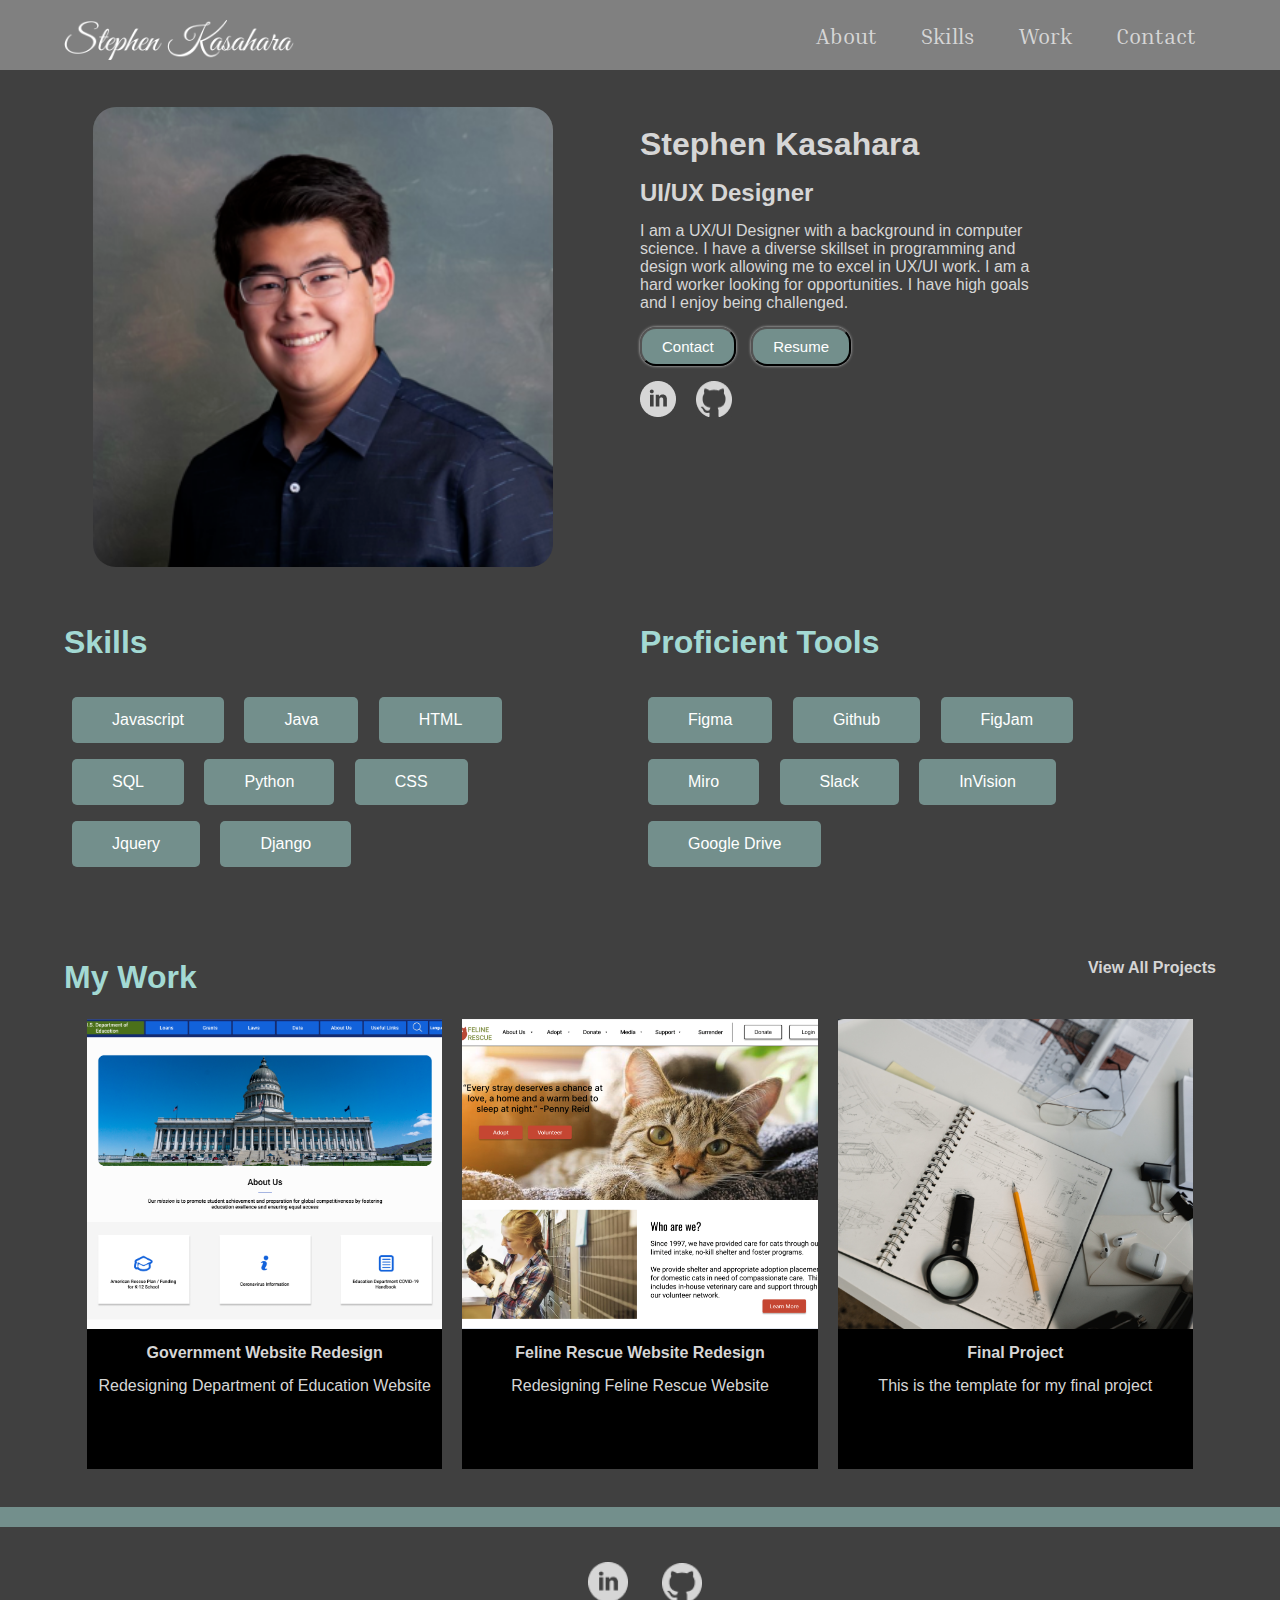
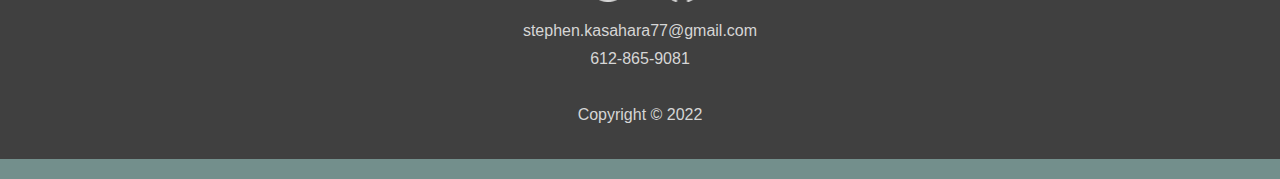
<file: index.html>
<html lang="en">

<head>
    <meta charset="UTF-8">
    <meta http-equiv="X-UA-Compatible" content="IE=edge">
    <meta name="viewport" content="width=device-width, initial-scale=1.0">
    <link href="css/style.css" rel="stylesheet" type="text/css">
    <link rel="preconnect" href="https://fonts.googleapis.com">
    <link rel="preconnect" href="https://fonts.gstatic.com" crossorigin>
    <link href="https://fonts.googleapis.com/css2?family=Inria+Serif:ital,wght@1,700&display=swap" rel="stylesheet">
    <i class="bi bi-github"></i>
    <title>Stephen's Portfolio</title>
</head>

<body>
    <header>
        <div class="container">
            <nav class="hide-mobile">
                <img class="logoSize"
                    src="images/stephen-kasahara-low-resolution-logo-white-on-transparent-background.png" alt="Error">
                <ul>
                    <li class="listBackground navInteraction"><a href="#about">About</a></li>
                    <li class="listBackground navInteraction"><a href="#skills">Skills</a></li>
                    <li class="listBackground navInteraction"><a href="#work">Work</a></li>
                    <li class="listBackground navInteraction"><a href="#contact">Contact</a></li>
                </ul>
            </nav>
            <nav class="show-mobile">
                <img class="logoSize left-align"
                    src="images/stephen-kasahara-low-resolution-logo-white-on-transparent-background.png" alt="Error">
                <img id="hamburgerIcon" class="right-align" src="images/HamburgerMenu.png">
            </nav>
        </div>
    </header>
    <section class="heroImg sectionFunction" id="about">
        <div class="content">
            <div class="childClass profileImage">
                <img src="images/E3F9C2CE-F303-49E1-9BC3-98BD60F760B5 Small.png" alt="Error">
            </div>
            <div class="childClass">
                <div class="infoSpacing">
                    <h1>Stephen Kasahara</h1>
                    <h3 class="infoSpacing">UI/UX Designer</h3>
                    <p class="infoSpacing">
                        I am a UX/UI Designer with a background in computer science.
                        I have a diverse skillset in programming and design work allowing me
                        to excel in UX/UI work. I am a hard worker looking for opportunities.
                        I have high goals and I enjoy being challenged.
                    </p>
                    <button class="infoSpacing resumeButton">Contact</button>
                    <button class="infoSpacing resumeButton">Resume</button>
                    <ul>
                        <div class="socialMediaImageHeader">

                            <li><img src="images/Vector.png"></li>
                            <li><img src="images/Vector-1.png"></li>

                        </div>
                    </ul>
                </div>
            </div>
        </div>
    </section>

    <section class="qualifications sectionFunction" id="skills">
        <div class="myskills childClass">
            <h1>Skills</h1>
            <div class="boxedItems">
                <p>Javascript</p>
                <p>Java</p>
                <p>HTML</p>
                <p>SQL</p>
                <p>Python</p>
                <p>CSS</p>
                <p>Jquery</p>
                <p>Django</p>
            </div>
        </div>
        <div class="mytools childClass">
            <h1>Proficient Tools</h1>
            <div class="boxedItems">
                <p>Figma</p>
                <p>Github</p>
                <p>FigJam</p>
                <p>Miro</p>
                <p>Slack</p>
                <p>InVision</p>
                <p>Google Drive</p>
            </div>
        </div>
    </section>


    <section class="myWork sectionFunction" id="work">
        <div class="workTitle">
            <h1>My Work</h1>
            <h4 class="viewProjects hoverText">View All Projects</h4>
        </div>
        <div class="workGrid">
            <div class="toggleProject hoverProject" id="firstProject"><img
                    src="images/Screen Shot 2022-10-05 at 5.07.23 PM copy.png"></div>
            <div class="hoverProject" id="firstProjectInfo">
                <h4 class="cardInfo">Government Website Redesign</h4>
                <p class="cardInfo">Redesigning Department of Education Website </p>
            </div>
            <div class="toggleProject hoverProject" id="secondProject">
                <a href="../UX_UI_HW_20/index.html">
                    <img src="images/Screen Shot 2022-10-05 at 5.12.48 PM copy.png">
                </a>
            </div>

            <div class="hoverProject" id="secondProjectInfo">
                <h4 class="cardInfo">Feline Rescue Website Redesign</h4>
                <p class="cardInfo">Redesigning Feline Rescue Website</p>
            </div>
            <div class="toggleProject hoverProject" id="thirdProject"><img src="images/Project3.jpg"></div>
            <div class="hoverProject" id="thirdProjectInfo">
                <h4 class="cardInfo">Final Project</h4>
                <p class="cardInfo">This is the template for my final project</p>
            </div>
        </div>

    </section>

    <footer class="sectionFunction" id="contact">
        <ul>
            <div class="socialMedia">
                <li class="socialMediaImages"><img src="images/Vector.png"></li>
                <li class="socialMediaImages"><img src="images/Vector-1.png"></li>
            </div>
            <li class="hoverText">stephen.kasahara77@gmail.com</li>
            <li class="hoverText">612-865-9081</li>
            <br>
            <li>Copyright © 2022</li>
        </ul>
    </footer>
    <script src="https://code.jquery.com/jquery-3.5.0.js"></script>
    <script src="js/index.js"></script>
</body>

</html>
</file>
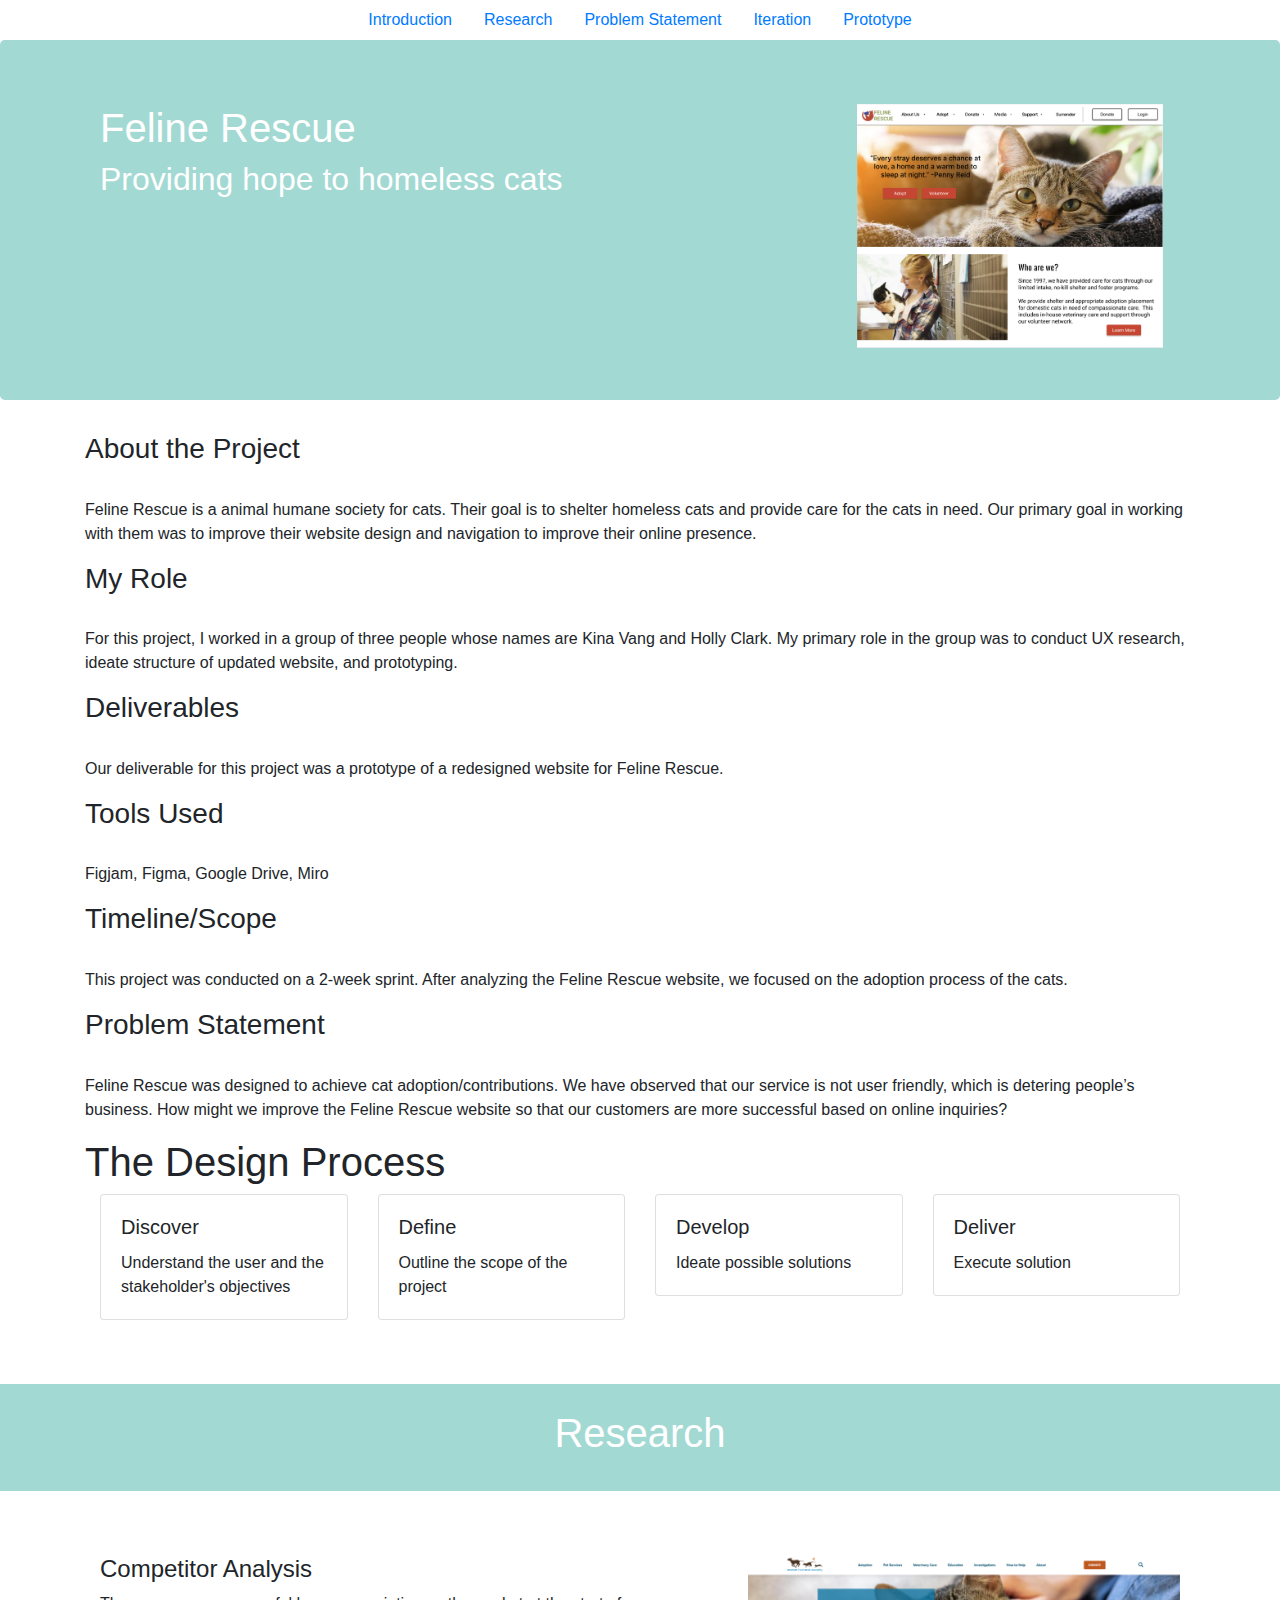
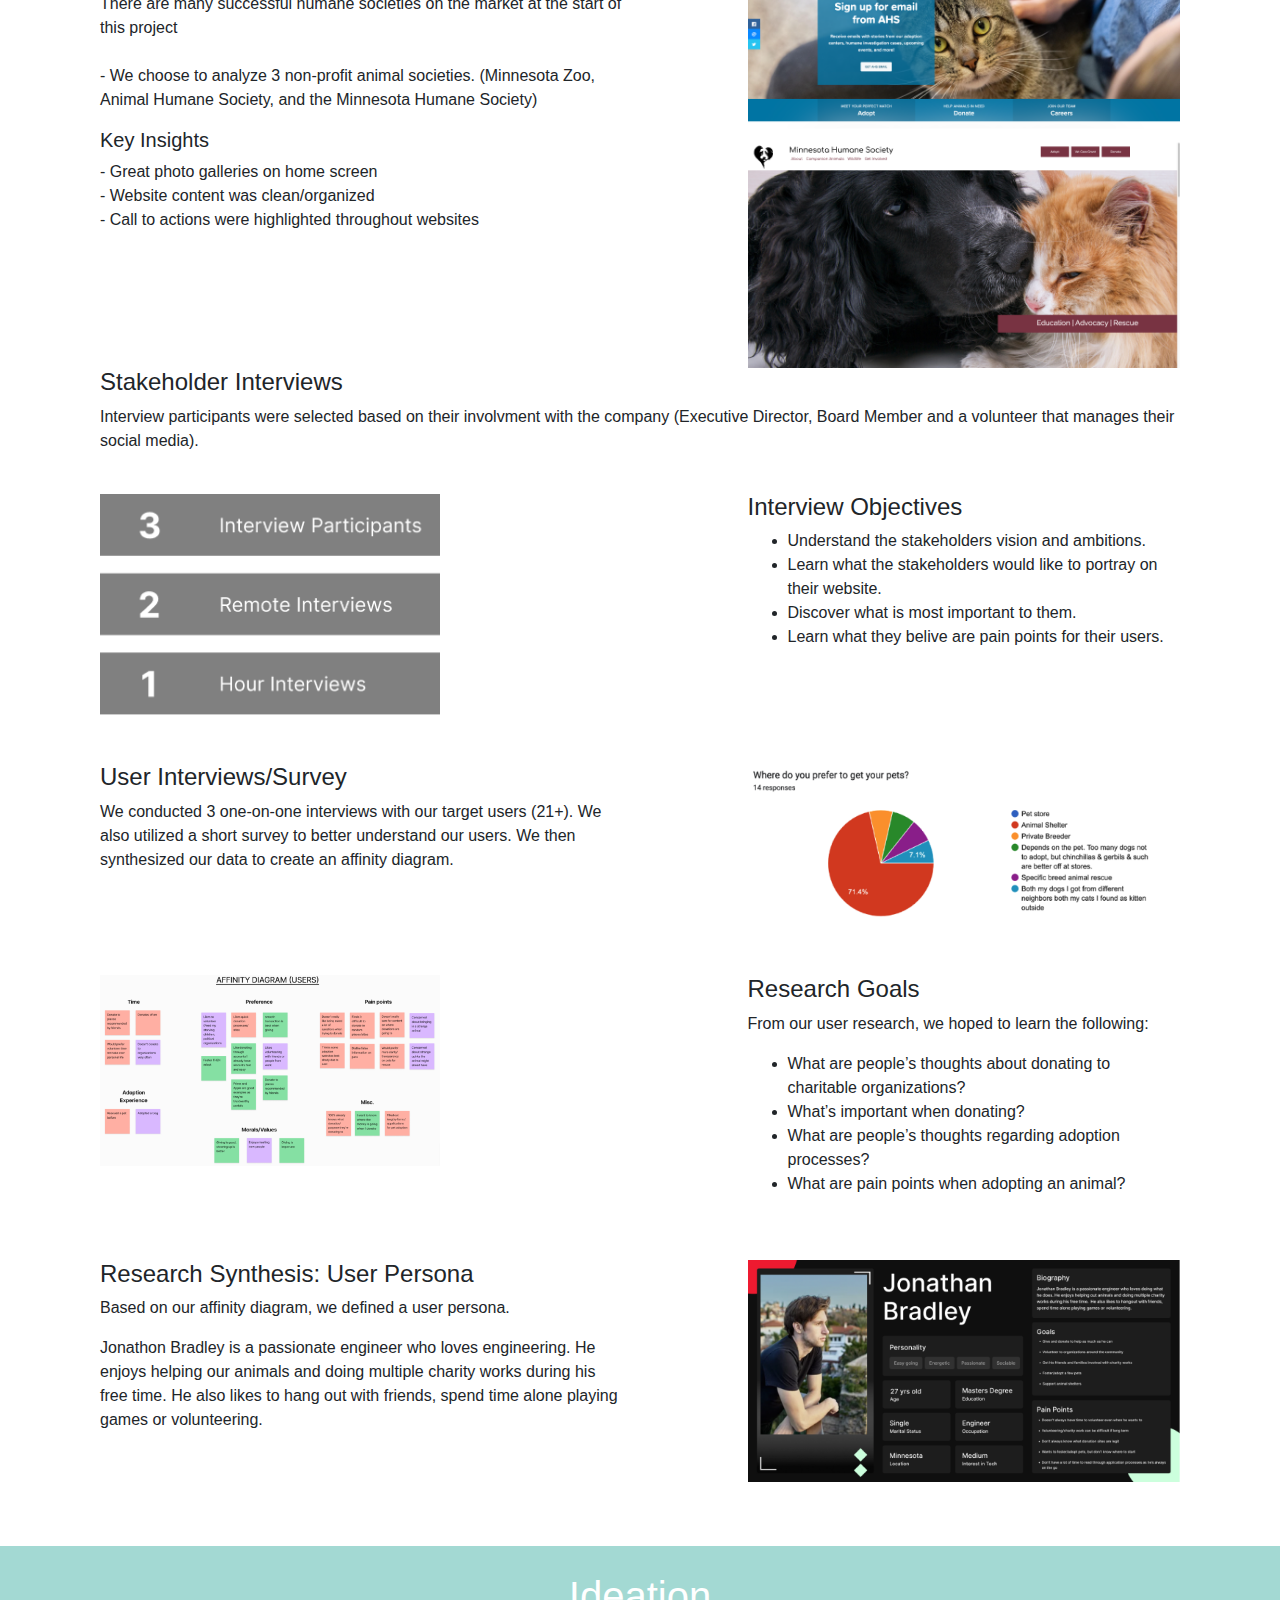
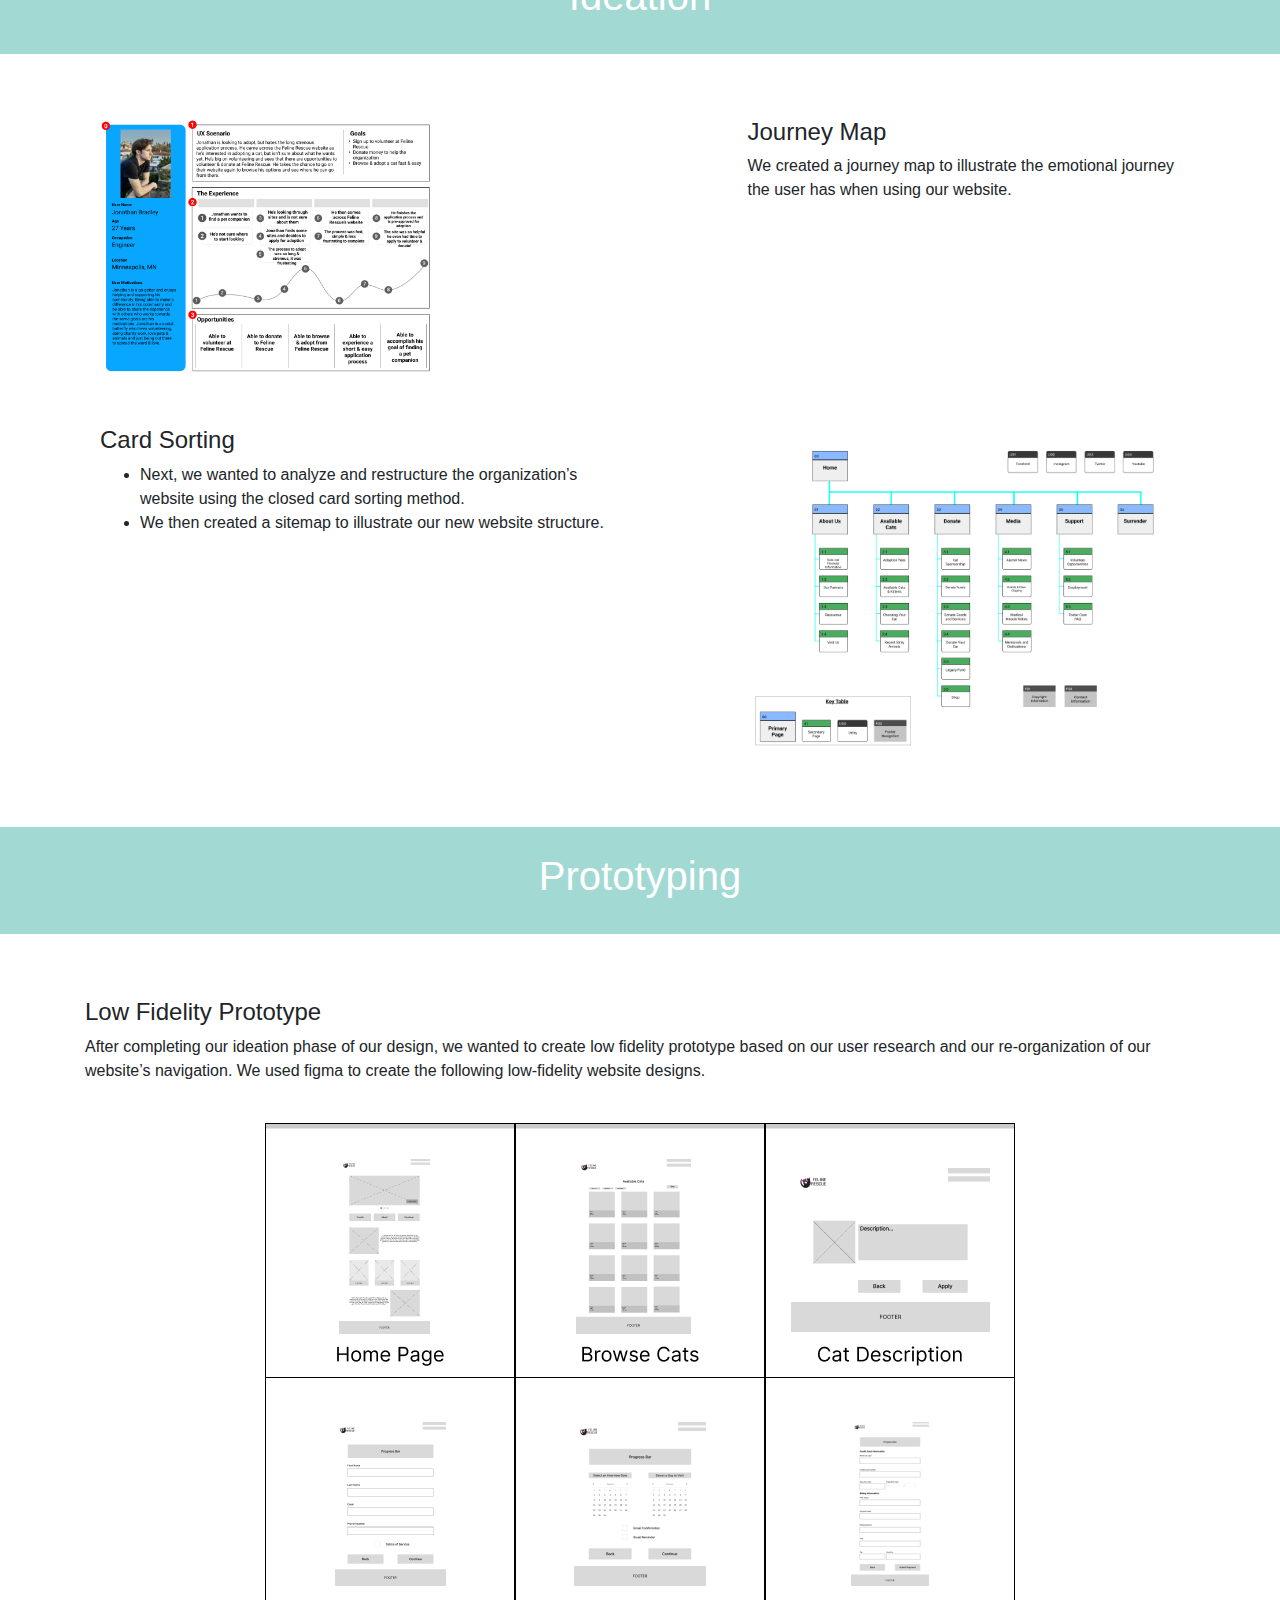
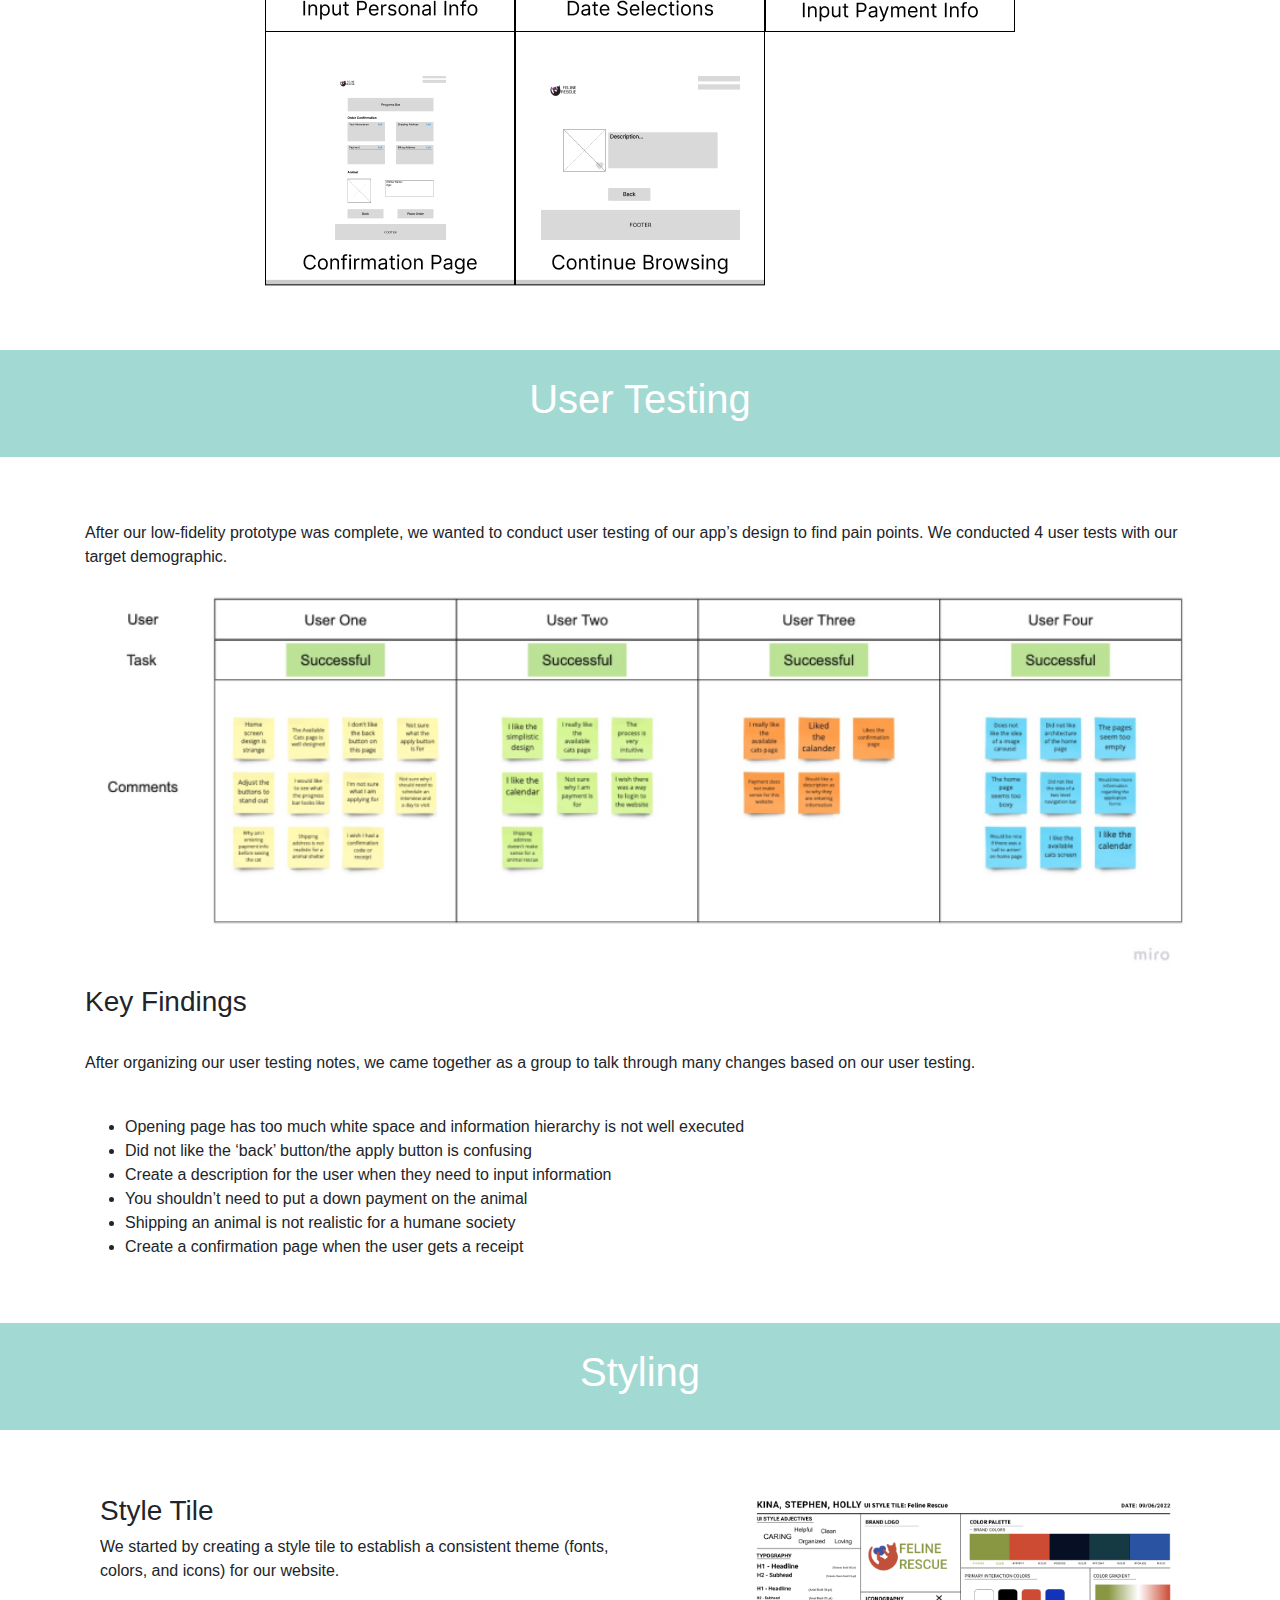
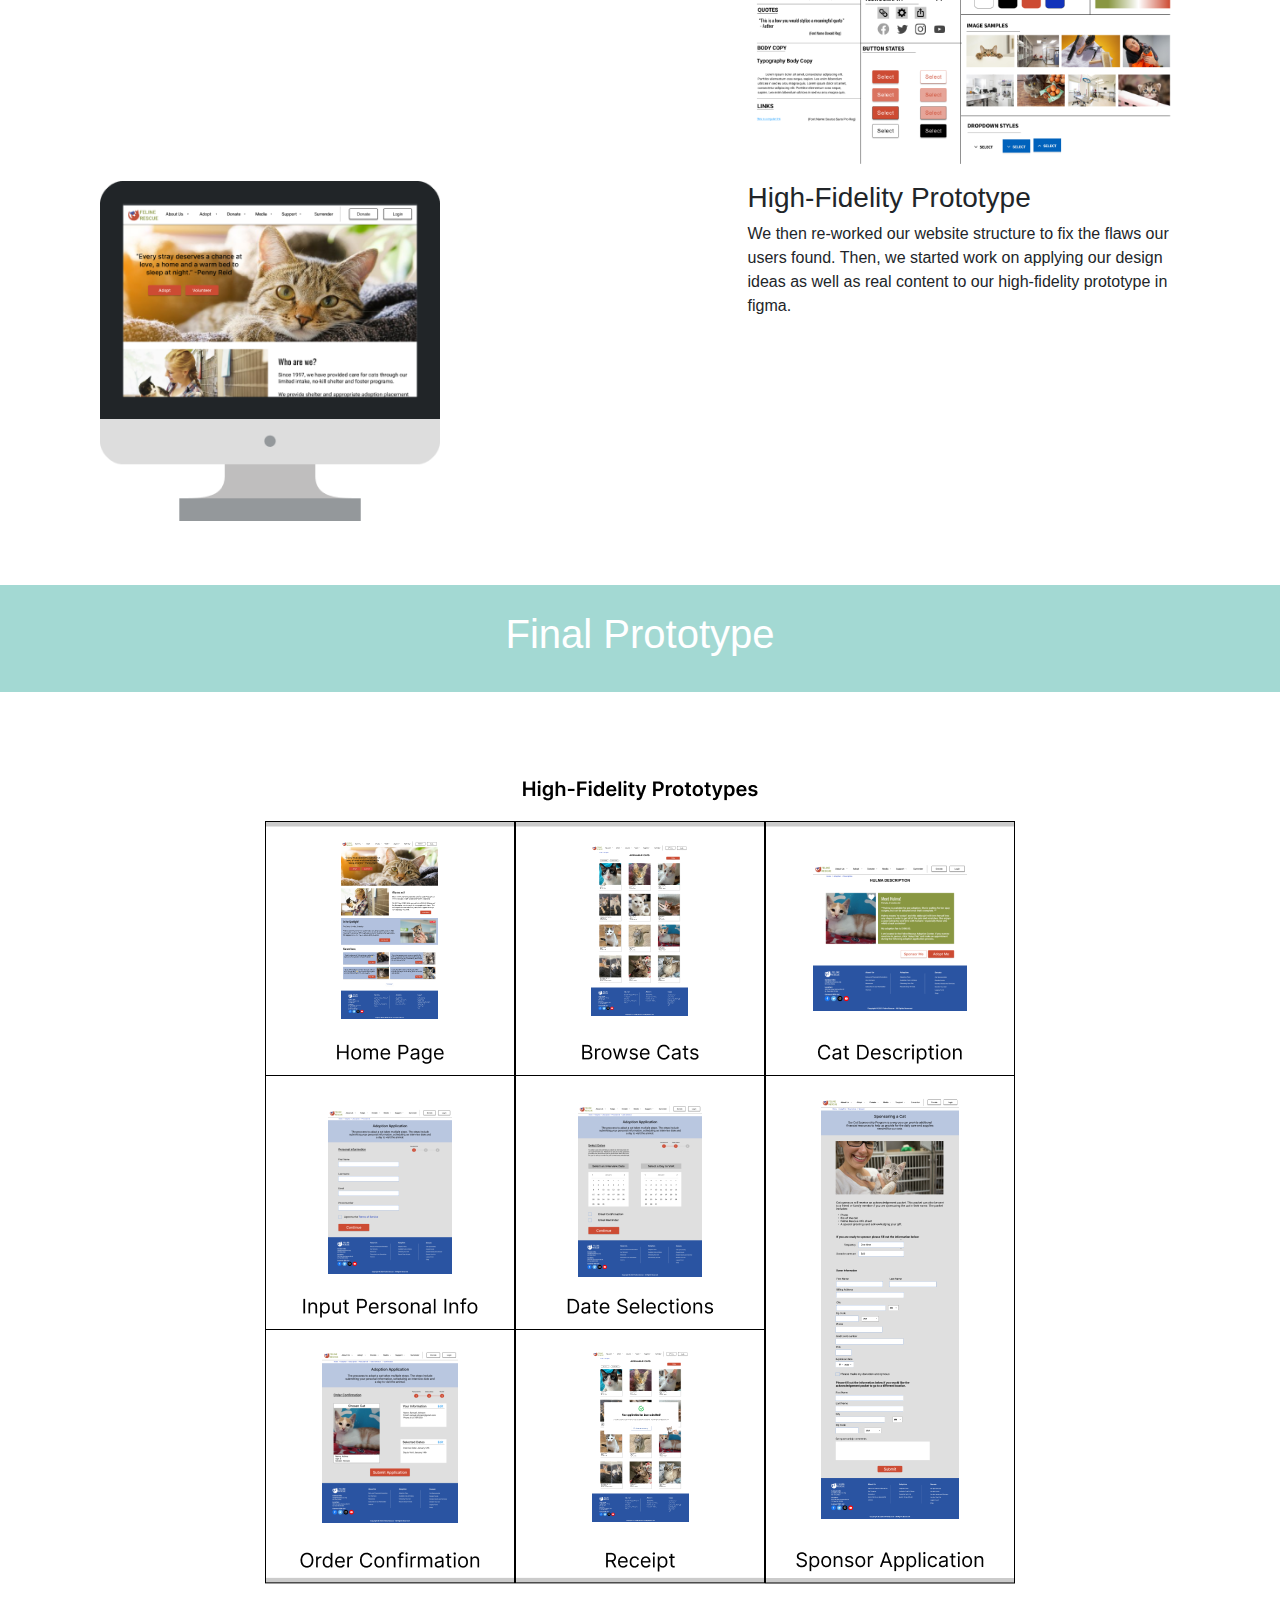
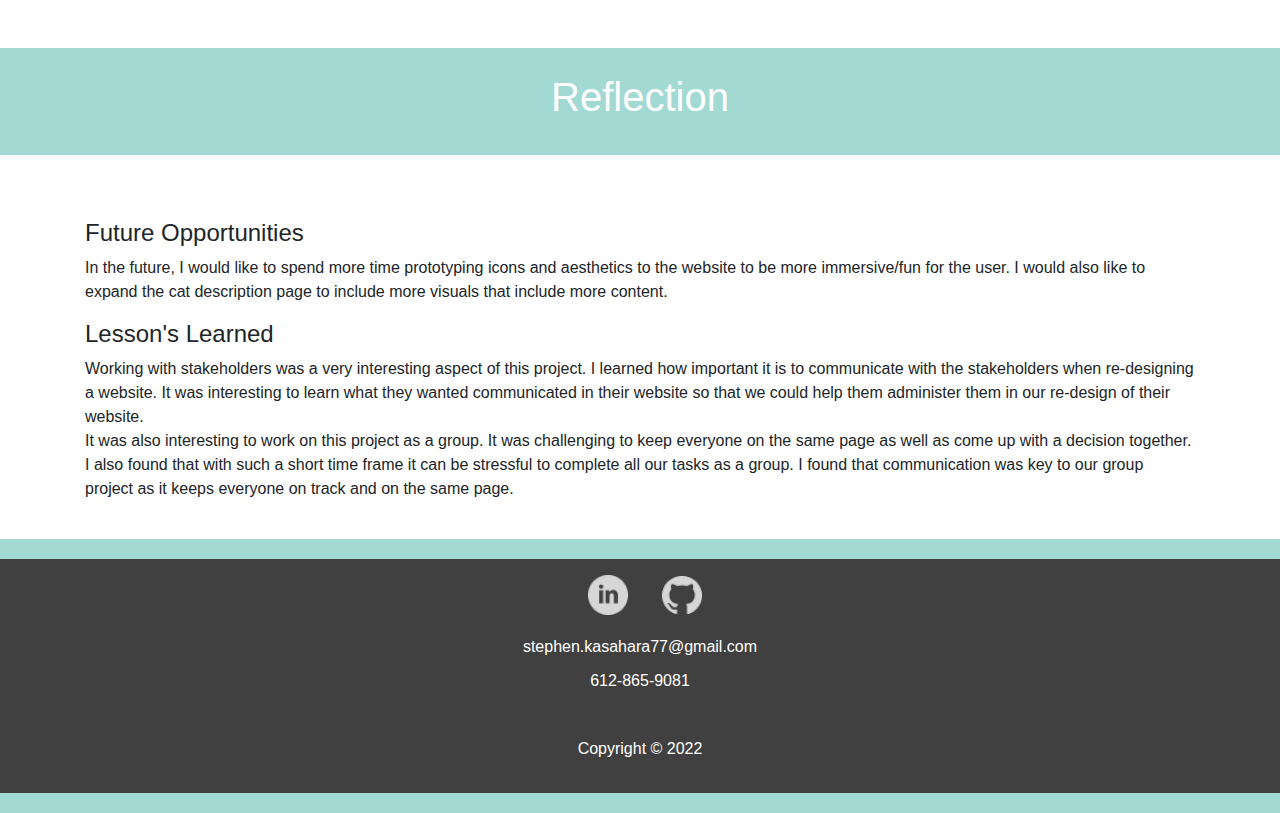
<file: UX_UI_HW_20/index.html>
<!DOCTYPE html>
<html lang="en">

<head>
    <meta charset="UTF-8">
    <meta http-equiv="X-UA-Compatible" content="IE=edge">
    <meta name="viewport" content="width=device-width, initial-scale=1.0">
    <!-- CSS link tag-->
    <link rel="stylesheet" href="https://stackpath.bootstrapcdn.com/bootstrap/4.3.1/css/bootstrap.min.css"
        integrity="sha384-ggOyR0iXCbMQv3Xipma34MD+dH/1fQ784/j6cY/iJTQUOhcWr7x9JvoRxT2MZw1T" crossorigin="anonymous">
    <link rel="stylesheet" href="css/style.css">
    <title>Case Study</title>
</head>

<body>
    <nav>
        <ul class="nav justify-content-center">
            <li class="nav-item">
                <a class="nav-link active" href="#">Introduction</a>
            </li>
            <li class="nav-item">
                <a class="nav-link" href="#">Research</a>
            </li>
            <li class="nav-item">
                <a class="nav-link" href="#">Problem Statement</a>
            </li>
            <li class="nav-item">
                <a class="nav-link" href="#">Iteration</a>
            </li>
            <li class="nav-item">
                <a class="nav-link" href="#">Prototype</a>
            </li>

        </ul>
    </nav>
    <!-- Introduction component-->
    <section class="introduction">
        <div class="jumbotron">
            <div class="container">
                <div class="row">
                    <div class="col-8">
                        <h1>Feline Rescue</h1>
                        <h2>Providing hope to homeless cats</h2>
                    </div>
                    <div class="col-4 heroImg">
                        <img class="mx-auto d-block" src="images/FelineRescue.png" />
                    </div>
                </div>
            </div>
        </div>
    </section>

    <section class="about">
        <div class="container">
            <h3>About the Project</h3><br>
            <p>Feline Rescue is a animal humane society for cats. Their goal is to shelter homeless cats and provide
                care for the cats in need.
                Our primary goal in working with them was to improve their website design and navigation to improve
                their online presence. </p>
            <h3>My Role</h3><br>
            <p>For this project, I worked in a group of three people whose names are Kina Vang and Holly Clark.
                My primary role in the group was to conduct UX research, ideate structure of updated website, and
                prototyping.</p>
            <h3>Deliverables</h3><br>
            <p>Our deliverable for this project was a prototype of a redesigned website for Feline Rescue.</p>
            <h3>Tools Used</h3><br>
            <p>Figjam, Figma, Google Drive, Miro</p>
            <h3>Timeline/Scope</h3><br>
            <p>This project was conducted on a 2-week sprint. After analyzing the Feline Rescue website, we focused on
                the adoption process of the cats.</p>
            <h3>Problem Statement</h3><br>
            <p>Feline Rescue was designed to achieve cat adoption/contributions. We have observed that our service is
                not user friendly,
                which is detering people’s business. How might we improve the Feline Rescue website so that our
                customers are more successful based on online inquiries?</p>
            <h1>The Design Process</h1>

            <div class="row">
                <div class="col">
                    <div class="card">
                        <div class="card-body">
                            <h5 class="card-title">Discover</h5>
                            <p class="card-text">Understand the user and the stakeholder's objectives</p>
                        </div>
                    </div>
                </div>
                <div class="col">
                    <div class="card">
                        <div class="card-body">
                            <h5 class="card-title">Define</h5>
                            <p class="card-text">Outline the scope of the project</p>
                        </div>
                    </div>
                </div>
                <div class="col">
                    <div class="card">
                        <div class="card-body">
                            <h5 class="card-title">Develop</h5>
                            <p class="card-text">Ideate possible solutions</p>
                        </div>
                    </div>
                </div>
                <div class="col">
                    <div class="card">
                        <div class="card-body">
                            <h5 class="card-title">Deliver</h5>
                            <p class="card-text">Execute solution</p>
                        </div>
                    </div>
                </div>
            </div>
        </div>
    </section>

    <div class="sectionDivider"><h1>Research</h1></div>

    <!--Research -->
    <section class="research">
        <div class="container">
            <div class="row">
                <div class="col-6">
                    <h4>Competitor Analysis</h4>
                    <p>There are many successful humane societies on the market at the start of this project

                    <br><br> - We choose to analyze 3 non-profit animal societies.
                        (Minnesota Zoo, Animal Humane Society, and the Minnesota Humane Society)

                    <h5>Key Insights</h5>
                     - Great photo galleries on home screen <br>
                     - Website content was clean/organized <br>
                    - Call to actions were highlighted throughout websites</p>
                </div>
                <div class="col-1"></div>
                <div class="col-5 test">
                    <img src="images/Group 28.png" alt="">
                </div>
            </div>
            <div class="col-12"> 
                <h4>Stakeholder Interviews</h4>
                <p>Interview participants were selected based on their involvment with the company 
                    (Executive Director, Board Member and a volunteer that manages their social media).</p><br>
            </div>
            <div class="row">
                <div class="col-4 test">
                    <img src="images/InterviewOverview.png">
                </div>
                <div class="col-3"></div>
                <div class="col-5">
                    <h4>Interview Objectives</h4>
                    <ul>
                        <li>Understand the stakeholders vision and ambitions.</li>
                        <li>Learn what the stakeholders would like to portray on their website.</li>
                        <li>Discover what is most important to them.</li>
                        <li>Learn what they belive are pain points for their users.</li>
                    </ul>
                </div>
            </div><br><br>
            <div class="row">
                <div class="col-6">
                    <h4>User Interviews/Survey</h4>
                    <p>We conducted 3 one-on-one interviews with our target users (21+). 
                        We also utilized a short survey to better understand our users. 
                        We then synthesized our data to create an affinity diagram.</p>
                </div>
                <div class="col-1"></div>
                <div class="col-5 test">
                    <img src="images/survey.png" alt="">
                </div>
            </div><br>
            <div class="row">
                <div class="col-4 test">
                    <img src="images/affinity.png" alt="">
                </div>
                <div class="col-3"></div>
                <div class="col-5">
                    <h4>Research Goals</h4>
                    <p>From our user research, we hoped to learn the following:</p>
                    <ul>
                        <li>What are people’s thoughts about donating to charitable organizations?</li>
                        <li>What’s important when donating?</li>
                        <li>What are people’s thoughts regarding adoption processes?</li>
                        <li>What are pain points when adopting an animal?</li>
                    </ul>
                </div>
            </div><br><br>
            <div class="row">
                <div class="col-6">
                    <h4>Research Synthesis: User Persona</h4>
                    <p>Based on our affinity diagram, we defined a user persona.</p>
                    <p>Jonathon Bradley is a passionate engineer who loves engineering. 
                        He enjoys helping our animals and doing multiple charity works during his free time. 
                        He also likes to hang out with friends, spend time alone playing games or volunteering.</p>
                </div>
                <div class="col-1"></div>
                <div class="col-5 test">
                    <img src="images/Proto-persona.png" alt="">
                </div>
            </div>

        </div>
    </section>

    <div class="sectionDivider"><h1>Ideation</h1></div>

    <!-- Problem Statement-->
    <section class="problemStatement">
        <div class="container">
            <div class="row">
                <div class="col-4 test">
                    <img src="images/01-User Journey Template 1.png" alt="">
                </div>
                <div class="col-3"></div>
                <div class="col-5">
                    <h4>Journey Map</h4>
                    <p>We created a journey map to illustrate the emotional journey the user has when using our website.</p>
                </div>
            </div><br><br>
            <div class="row">
                <div class="col-6 test">
                    <h4>Card Sorting</h4>
                    <ul>
                        <li>Next, we wanted to analyze and restructure the organization’s 
                            website using the closed card sorting method. </li>
                        <li>We then created a sitemap to illustrate our new website structure.</li>
                    </ul>
                </div>
                <div class="col-1"></div>
                <div class="col-5 test">
                    <img src="images/sitemap.png" alt="">
                </div>
            </div>
        </div>
    </section>

    <div class="sectionDivider"><h1>Prototyping</h1></div>

    <!-- Iteration-->
    <section class="iteration">
        <div class="low-fi container ">
            <h4>Low Fidelity Prototype</h4>
            <p>After completing our ideation phase of our design, we wanted to create low fidelity prototype based on
                our user research
                and our re-organization of our website’s navigation. We used figma to create the following low-fidelity
                website designs.</p><br>
            <img class="mx-auto d-block" src="images/lofiPrototype.png" alt="">
        </div>

        <div class="sectionDivider"><h1>User Testing</h1></div>

        <div class="userTesting container test">
            <p>After our low-fidelity prototype was complete, we wanted to conduct user testing of our app’s design to
                find pain points.
                We conducted 4 user tests with our target demographic. </p>
            <img src="images/userTesting.png" alt="">
            <h3>Key Findings</h3>
            <br>
            <p>After organizing our user testing notes, we came together as a group to talk through many changes based
                on our user testing.</p>
            <br>
            <ul>
                <li>Opening page has too much white space and information hierarchy is not well executed</li>
                <li>Did not like the ‘back’ button/the apply button is confusing</li>
                <li>Create a description for the user when they need to input information</li>
                <li>You shouldn’t need to put a down payment on the animal</li>
                <li>Shipping an animal is not realistic for a humane society</li>
                <li>Create a confirmation page when the user gets a receipt</li>
            </ul>
        </div>

        <div class="sectionDivider"><h1>Styling</h1></div>

        <div class="styling container">
            <div class="row">
                <div class="col-6">
                    <h3>Style Tile</h3>
                    <p>We started by creating a style tile to establish a consistent theme (fonts, colors, and icons) for our
                        website.</p>
                </div> 
                <div class="col-1"></div>
                <div class="col-5 test">
                    <img class="styleTile" src="images/styleTile.png" alt="">
                </div>
            </div>
            <div class="row">
                <div class="col-4 test">
                    <img class="prototypeIcon" src="images/devicePrototype.png" alt="">
                </div>
                <div class="col-3"></div>
                <div class="col-5">
                    <h3>High-Fidelity Prototype</h3>
                    <p>We then re-worked our website structure to fix the flaws our users found.
                        Then, we started work on applying our design ideas as well as real content to our high-fidelity
                        prototype in figma. </p>
                </div>
            </div>
        </div>
    </section>

    <div class="sectionDivider"><h1>Final Prototype</h1></div>

    <!-- Prototype-->
    <section class="prototype">
        <div class="container">
            <div class="col-12">
                <img class="mx-auto d-block" src="images/hifiPrototype.png" >
            </div>
        </div>
    </section>

    <div class="sectionDivider"><h1>Reflection</h1></div>

    <section class="reflection">
        <div class="container">
            <h4>Future Opportunities</h4>
            <p>In the future, I would like to spend more time prototyping icons and aesthetics to the website 
                to be more immersive/fun for the user. I would also like to expand the cat description page to 
                include more visuals that include more content. </p>
            <h4>Lesson's Learned</h4>
            <p>Working with stakeholders was a very interesting aspect of this project. I learned how important 
                it is to communicate with the stakeholders when re-designing a website. It was interesting to learn 
                what they wanted communicated in their website so that we could help them administer them in our re-design 
                of their website. <br>

                It was also interesting to work on this project as a group. It was challenging to keep everyone on the same 
                page as well as come up with a decision together. I also found that with such a short time frame it can be 
                stressful to complete all our tasks as a group. I found that communication was key to our group project as 
                it keeps everyone on track and on the same page.
                </p>
        </div>

    </section>



    <footer>
        <div class="footerBackground">
            <ul>
                <div class="socialMedia">
                    <li class="socialMediaImages"><img src="images/Vector.png"></li>
                    <li class="socialMediaImages"><img src="images/Vector-1.png"></li>
                </div>
                <li class="hoverText">stephen.kasahara77@gmail.com</li>
                <li class="hoverText">612-865-9081</li>
                <br>
                <li>Copyright © 2022</li>
            </ul>
        </div>
    </footer>

</body>
<!-- JavaScript Bundle with Popper -->
<script src="https://cdn.jsdelivr.net/npm/bootstrap@5.2.2/dist/js/bootstrap.bundle.min.js"
    integrity="sha384-OERcA2EqjJCMA+/3y+gxIOqMEjwtxJY7qPCqsdltbNJuaOe923+mo//f6V8Qbsw3"
    crossorigin="anonymous"></script>

</html>
</file>
<file: css/style.css>
*{
    margin:0px;
    padding:0px;
    font-family: 'Poppins',sans-serif;
    box-sizing: border-box;
    background-color: #404040;
    color:#D6D6D6;
    scroll-behavior: smooth;

}
h1{
    font-size:xx-large;
}
h3{
    font-size:x-large;
}
.heroImg,#skills,#work,#contact{
    scroll-margin-top:5em;
}
header{
    width:100%;
    height:70.47px;
    position: fixed;
    top: 0px;
    z-index: 9999;
}
.container{
    padding:10px 5%;
    background-color: #808080;
}
nav{
    display:flex;
    align-items:center;
    justify-content: space-between;
    flex-direction: wrap;
    background-color: #808080;
}
.show-mobile{
    display: none;
}


nav ul{
    background-color:#808080;
}
nav ul li a{
    background-color: #808080;
    font-family: 'Inria Serif', serif;
    font-size: 1.4em;
    text-decoration: none;
}
nav ul li{
    display:inline-flex;
    list-style:none;
    margin:10px 20px;
}
.logoSize{
    margin-top: 10px;
    display: inline-block;
    width: 230px;
    height: auto;
    background-color: #808080;
    cursor: pointer;
}
.inline-block{
    display:inline-block;
    vertical-align:top;
}
/* hero image*/
.heroImg img{
    display:inline-block;
    height: 460px;
    border-radius: 5%;
}
.content{
    display: flex;
    justify-content: center;
    padding: 5px;
    width: 100%;
    margin: 3% 0px;
    margin-top: 8%;
}
.profileImage{
    display: flex;
    justify-content: center;
}
.childClass{
    width: 50%;
    float: left;
    padding: 0px;
}
.infoSpacing{
    margin-top: 3%;
    width:80%;
}
.resumeButton{
    display: inline-block;
    width: auto;
    border-radius: 16px;
    padding: 9px 20px;
    margin-right:11px;
    background-color: #a3d9d385;
    cursor: pointer;
    box-shadow: 0px 0px 3px #D6D6D6;
    font-size: 15px;
    color: white;
}

.socialMediaImageHeader li{
    display:inline-block;
    list-style: none;
    margin: 3% 3% 0% 0%;
}
.socialMediaImageHeader li img{
    width: 36px;
    height: 36px;
    cursor: pointer;
}
/* Footer */
footer{
    color:white;
    padding: 20px 0px;
    border-bottom: 20px #a3d9d385 solid;
    border-top: 20px #a3d9d385 solid;
    margin-top: 3%;
}
footer ul li{
    margin: 10px 20px;

}
footer ul{
    list-style: none;
    text-align: center;
    vertical-align: top;
    padding:5px;
}
.socialMediaImages{
    display:inline-block;
    width: 30px;
    cursor: pointer;
}
.socialMediaImages img{
    width: 40px;
}

/* My UX Skills section coded using CSS flex*/
.qualifications{
    width: 90%;
    display: inline-block;
}
.mySkills h1,.myTools h1{
    margin-bottom: 5%;
}
.mySkills,.myTools{
    margin-bottom: 5%;
}
.boxedItems{
    width: 80%;
}
.boxedItems p{
    display: inline-block;
    padding: 14px 40px;
    margin: 8px;
    background: #a3d9d385;
    border-radius: 5px;
    color: white !important;
}
/* My Work Section Constructed using CSS Grid*/
.workGrid{
    margin: 2%;
    display:grid;
    grid-column-gap:20px;
    grid-template-rows: 310px 140px;
    grid-template-columns: 1fr 1fr 1fr;
    grid-template-areas: "project1 project2 project3" "project1Info project2Info project3Info";
}
#firstProject{
    grid-area:project1;

}
#secondProject{
    grid-area:project2;
}
#thirdProject{
    grid-area:project3;
}
#firstProjectInfo{
    grid-area: project1Info;
}
#secondProjectInfo{
    grid-area: project2Info;
}
#thirdProjectInfo{
    grid-area: project3Info;
}
#firstProjectInfo,#secondProjectInfo,#thirdProjectInfo{
    background-color: black;
}
.cardInfo{
    text-align: center;
    background-color: black;
    margin-top: 15px;
}
.workGrid img{
    display: flex;
    float: left;
    width:  100%;
    height: 310px;
    object-fit: cover;
}
.qualifications,.myWork{
    margin: 1% 5%;
}
.projectButtons{
    margin: 5% 5%;
    padding:10px;
    background-color: #a3d9d385;
}
.workTitle{
    display: inline-flex;
    width: 100%;
    justify-content: space-between;
}
.viewProjects{
    cursor: pointer;
}
.hoverText.active{
    color: white;
    text-decoration:underline;
}
.qualifications h1, .myWork h1{
    color: #A3D9D3;
}
.navInteraction.active a{
    color:#A3D9D3 !important;
    text-decoration: underline;

}

button.active{
    background-color: #808080;
    box-shadow: 2px 1px 4px black;
    
}
.toggleProject.active{
    opacity: 50%;
}
.hoverProject{
    cursor: pointer;
}


/*Responsive Design for Mobile Devices*/
@media only screen and (max-width:600px) {
    .flexContainer{flex-direction: column;}
    body{
        flex-direction: column;
    }
    .boxedItems p{
        font-size: small;
        padding: 7px 25px;
        margin: 5px;
    }
    .hide-mobile{
        display: none;
    }
    #hamburgerIcon{
        background-color: transparent;
    }
    .left-align { float: left; }
    .right-align { float: right; }
    .show-mobile{display: flex;}
    .workGrid{
        display:grid;
        grid-template-rows:300px 140px 300px 140px 300px 140px;
        grid-template-columns: 1fr;
        grid-template-areas: "project1" "project1Info" "project2" "project2Info" "project3" "project3Info";
        grid-row-gap:10px;
    }
    .workGrid img{
        width:  100%;
        height: 300px;
        object-fit: cover;
    }
}
</file>
<file: UX_UI_HW_20/css/style.css>
.jumbotron{
    height:300px;
    height:calc(100vh - 60vh);
    background-color: #A3D9D3;
    color: white;
}
.row{
    margin: 0px !important;
}

.sectionDivider{
    margin: 5% 0%;
    text-align: center;
    padding: 2%;
    width: 100%;
    background-color: #A3D9D3;
    color: white;
}
.centering{
    margin: auto;
    float: none;
}
.test img {
    width: 100%;
    height: auto;
    margin: auto;    
    display: block;
}
.heroImg img{
    width: 90%;
    height: auto;
    margin: auto;    
    display: block;
}
.hifiPrototype{
    display: block;
    margin-left: auto;
    margin-right: auto;
}




footer{
    color:white;
    border-bottom: 20px #A3D9D3 solid;
    border-top: 20px #A3D9D3 solid;
    margin-top: 3%;
}
.footerBackground{
    background-color: #404040;
    border: 1px #404040 solid;
}
footer ul li{
    margin: 10px 20px;

}
footer ul{
    list-style: none;
    text-align: center;
    vertical-align: top;
    padding:5px;
}
.socialMediaImages{
    display:inline-block;
    width: 30px;
    cursor: pointer;
}
.socialMediaImages img{
    width: 40px;
}
</file>
